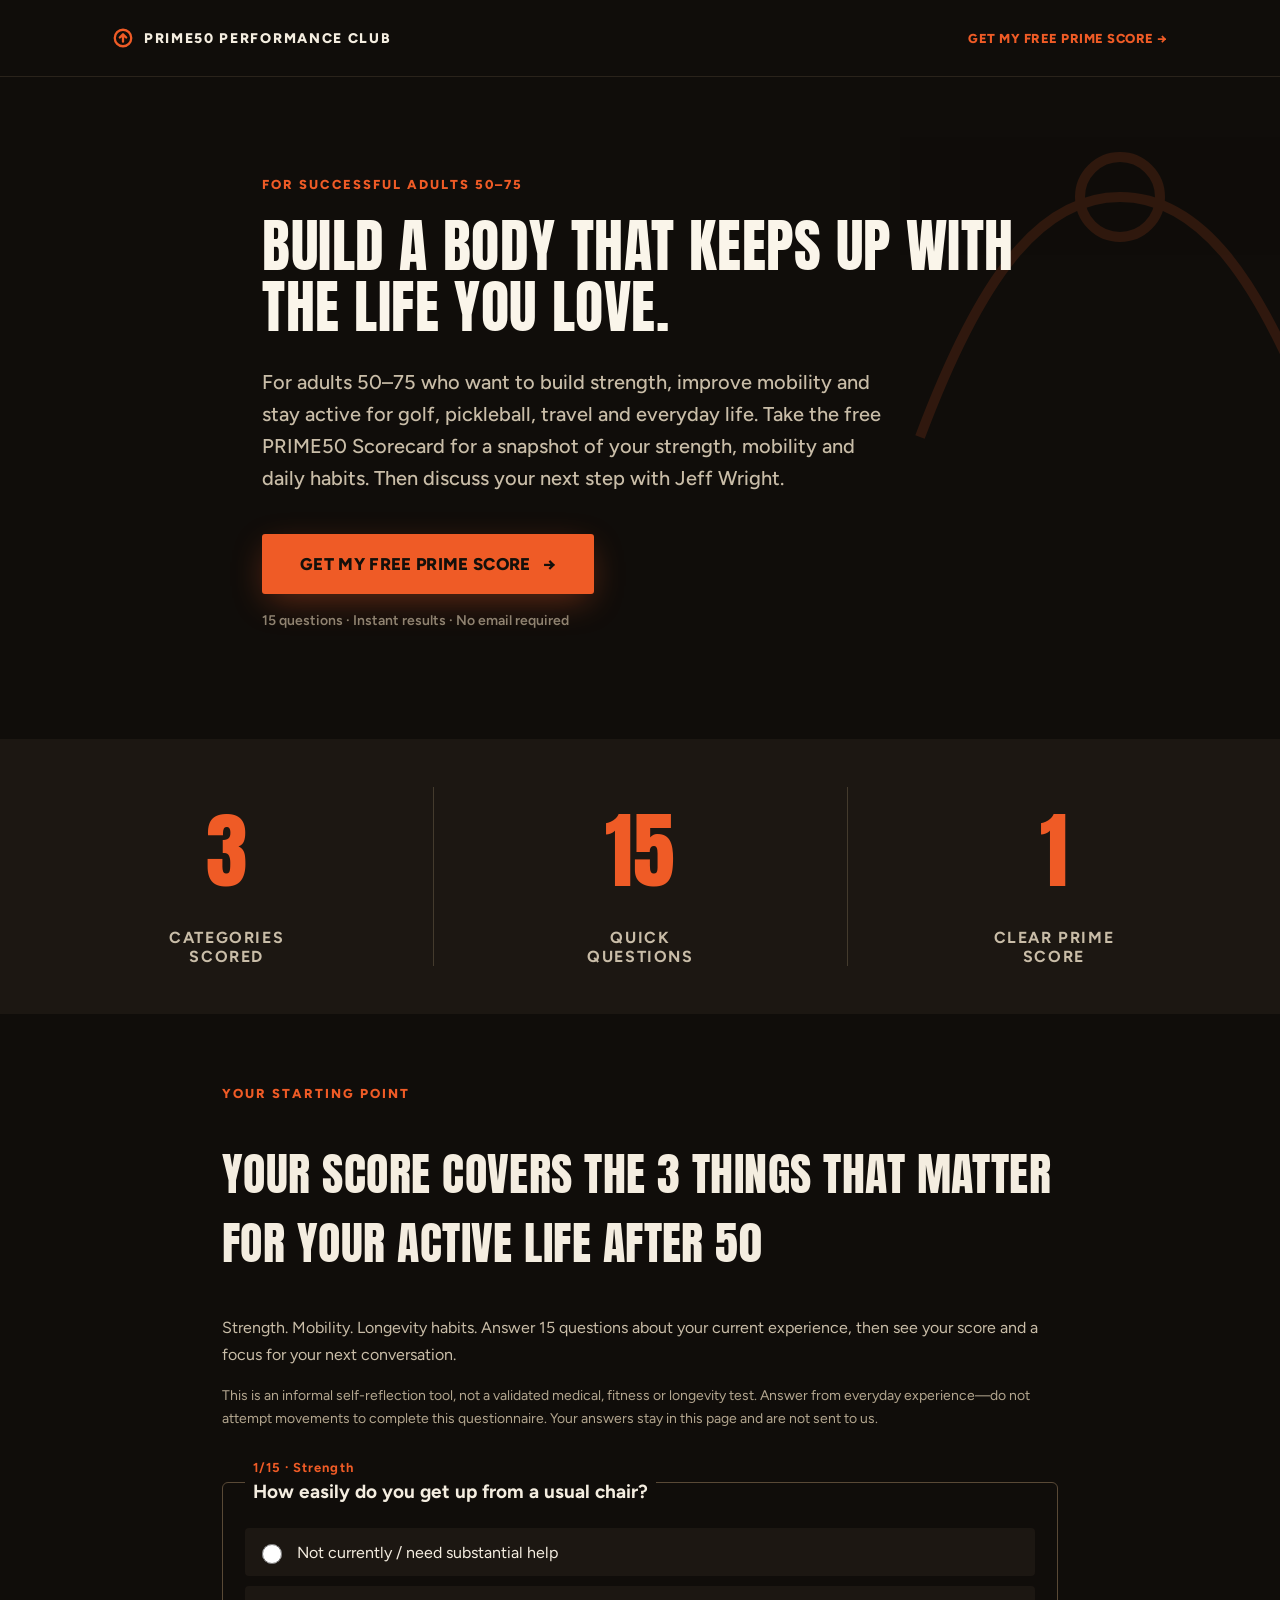
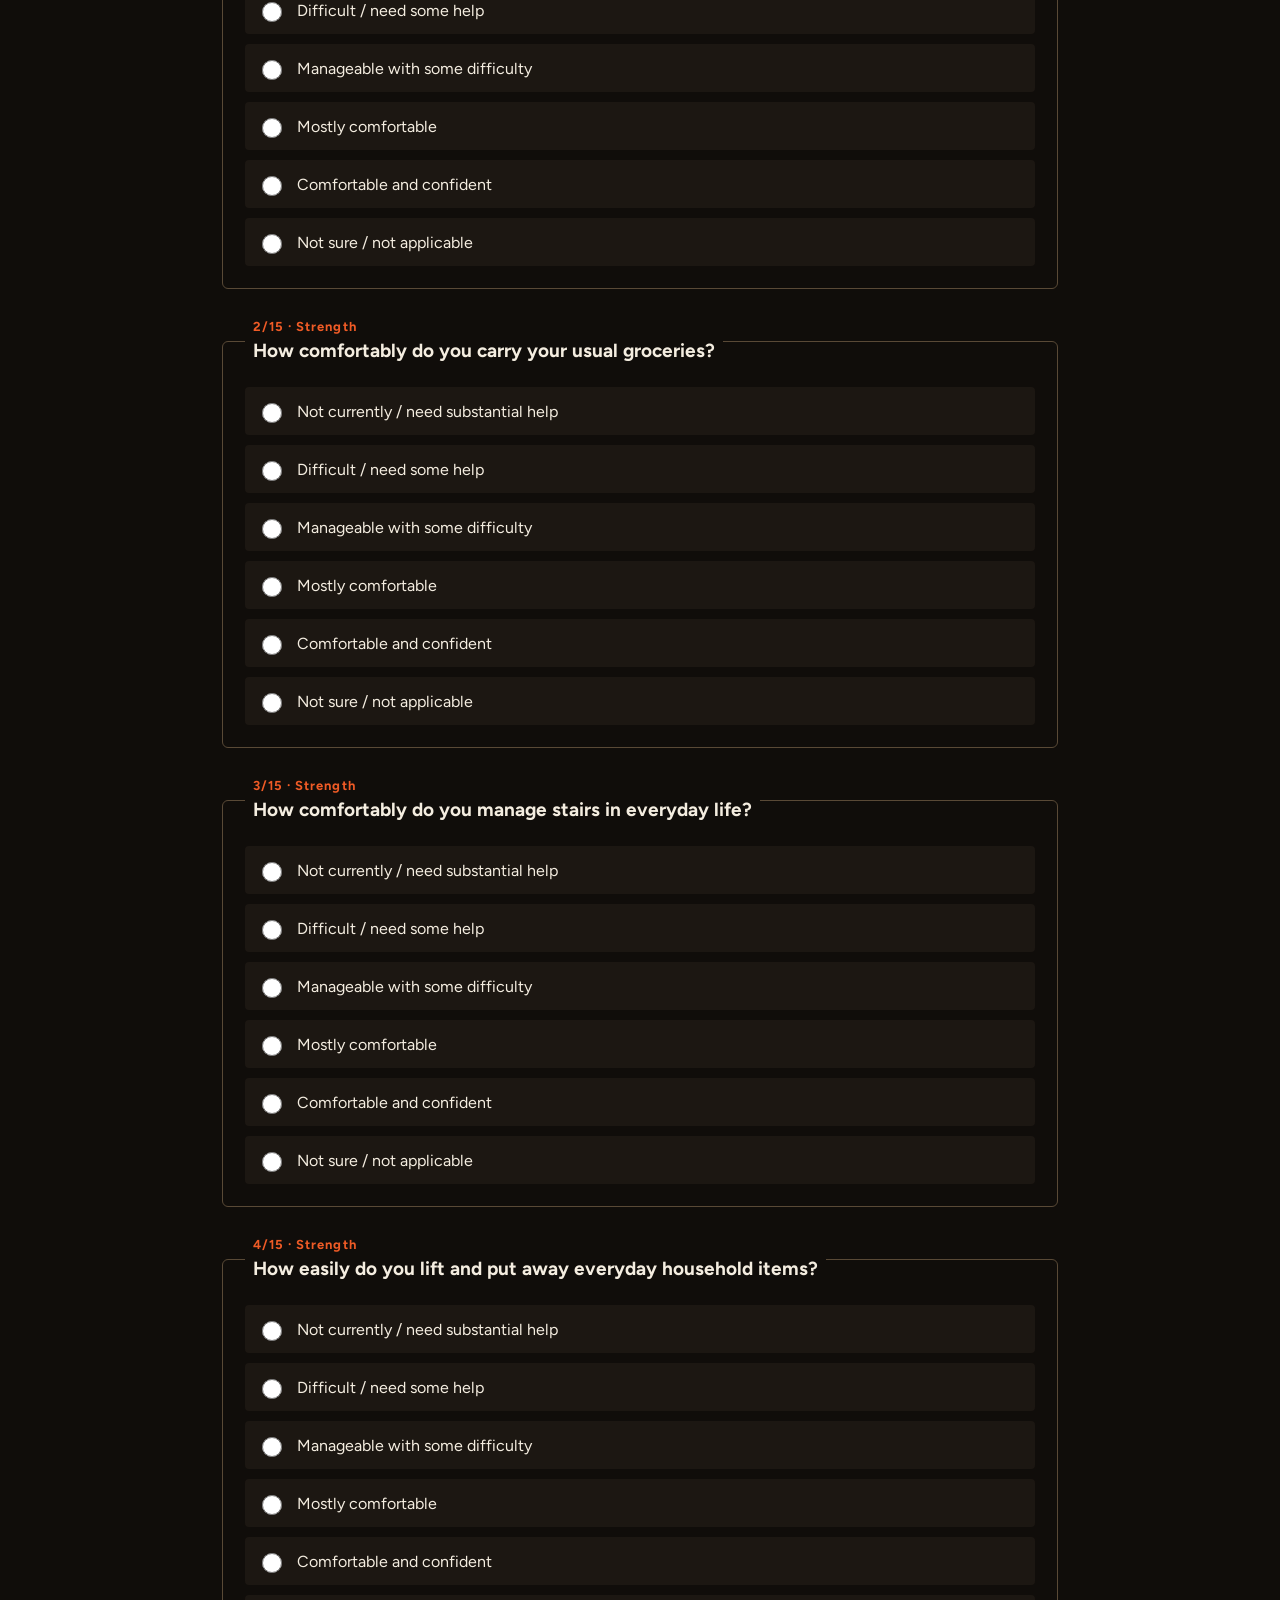
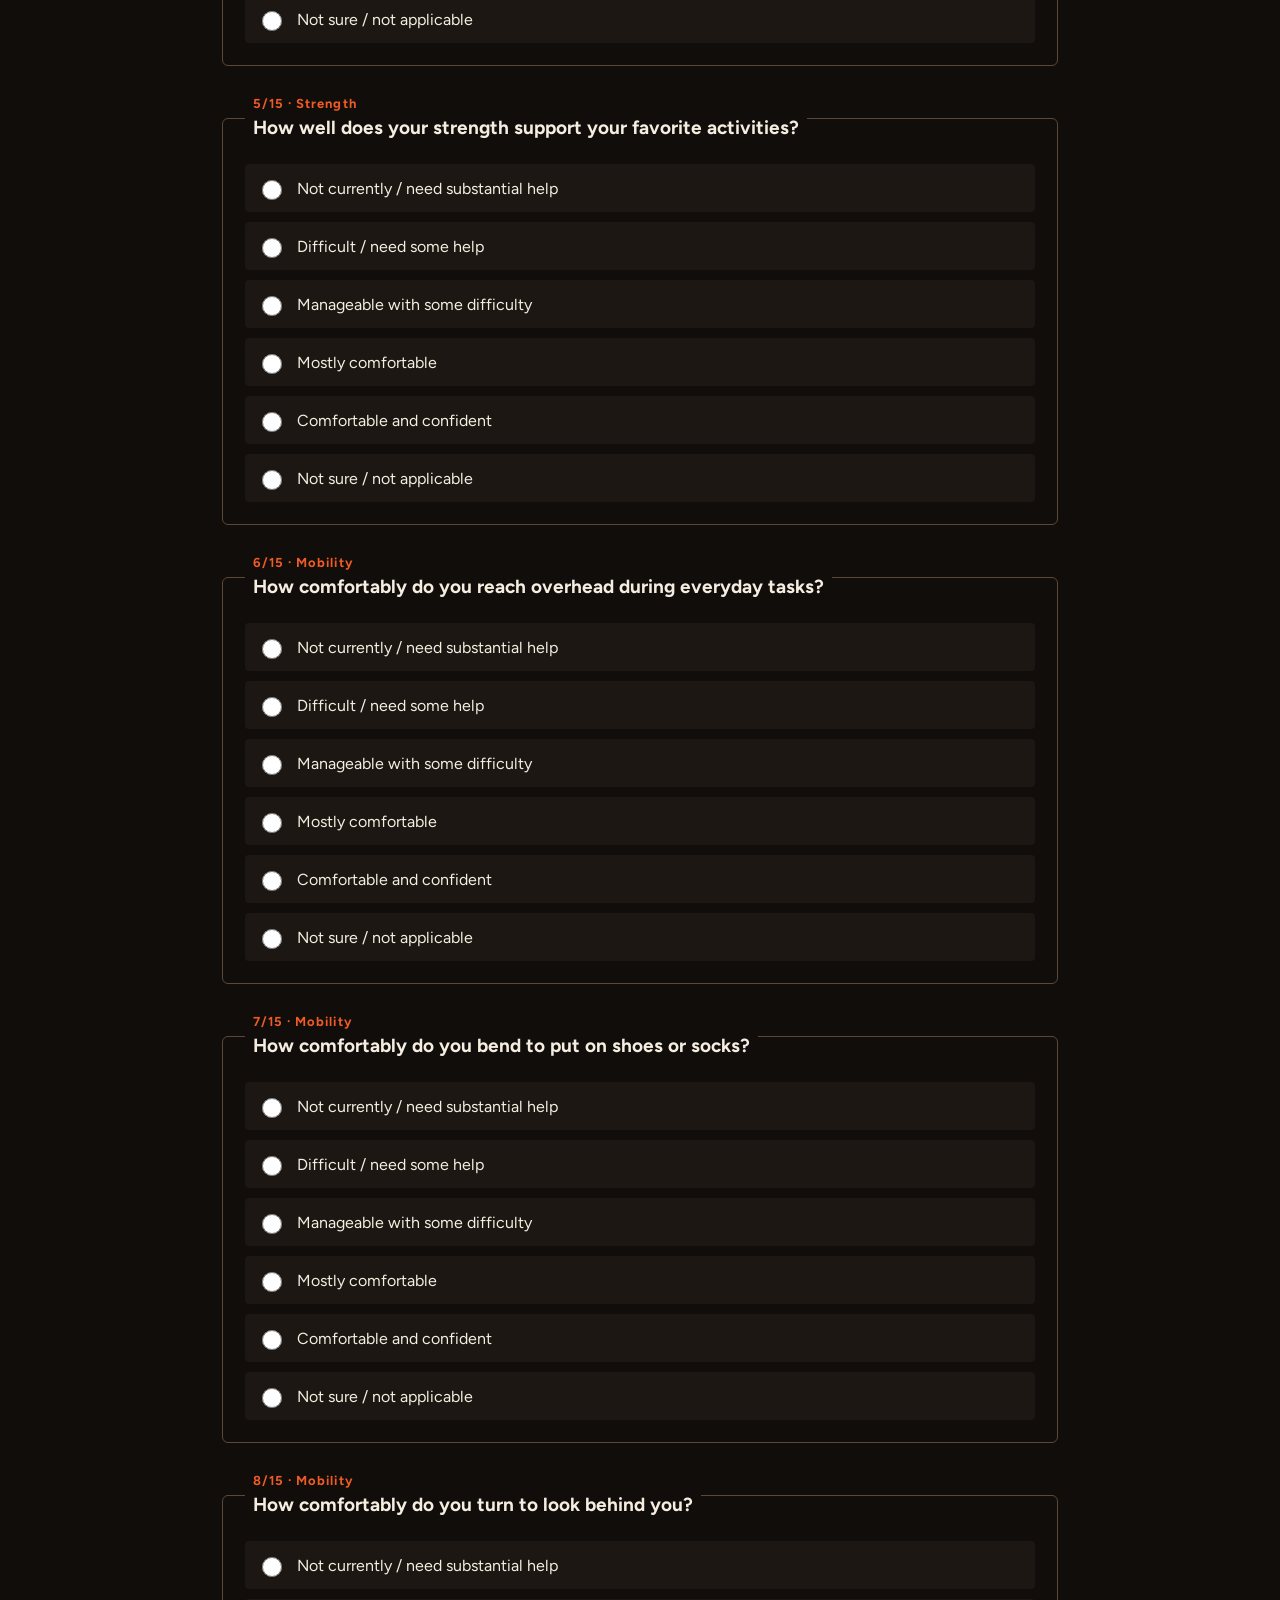
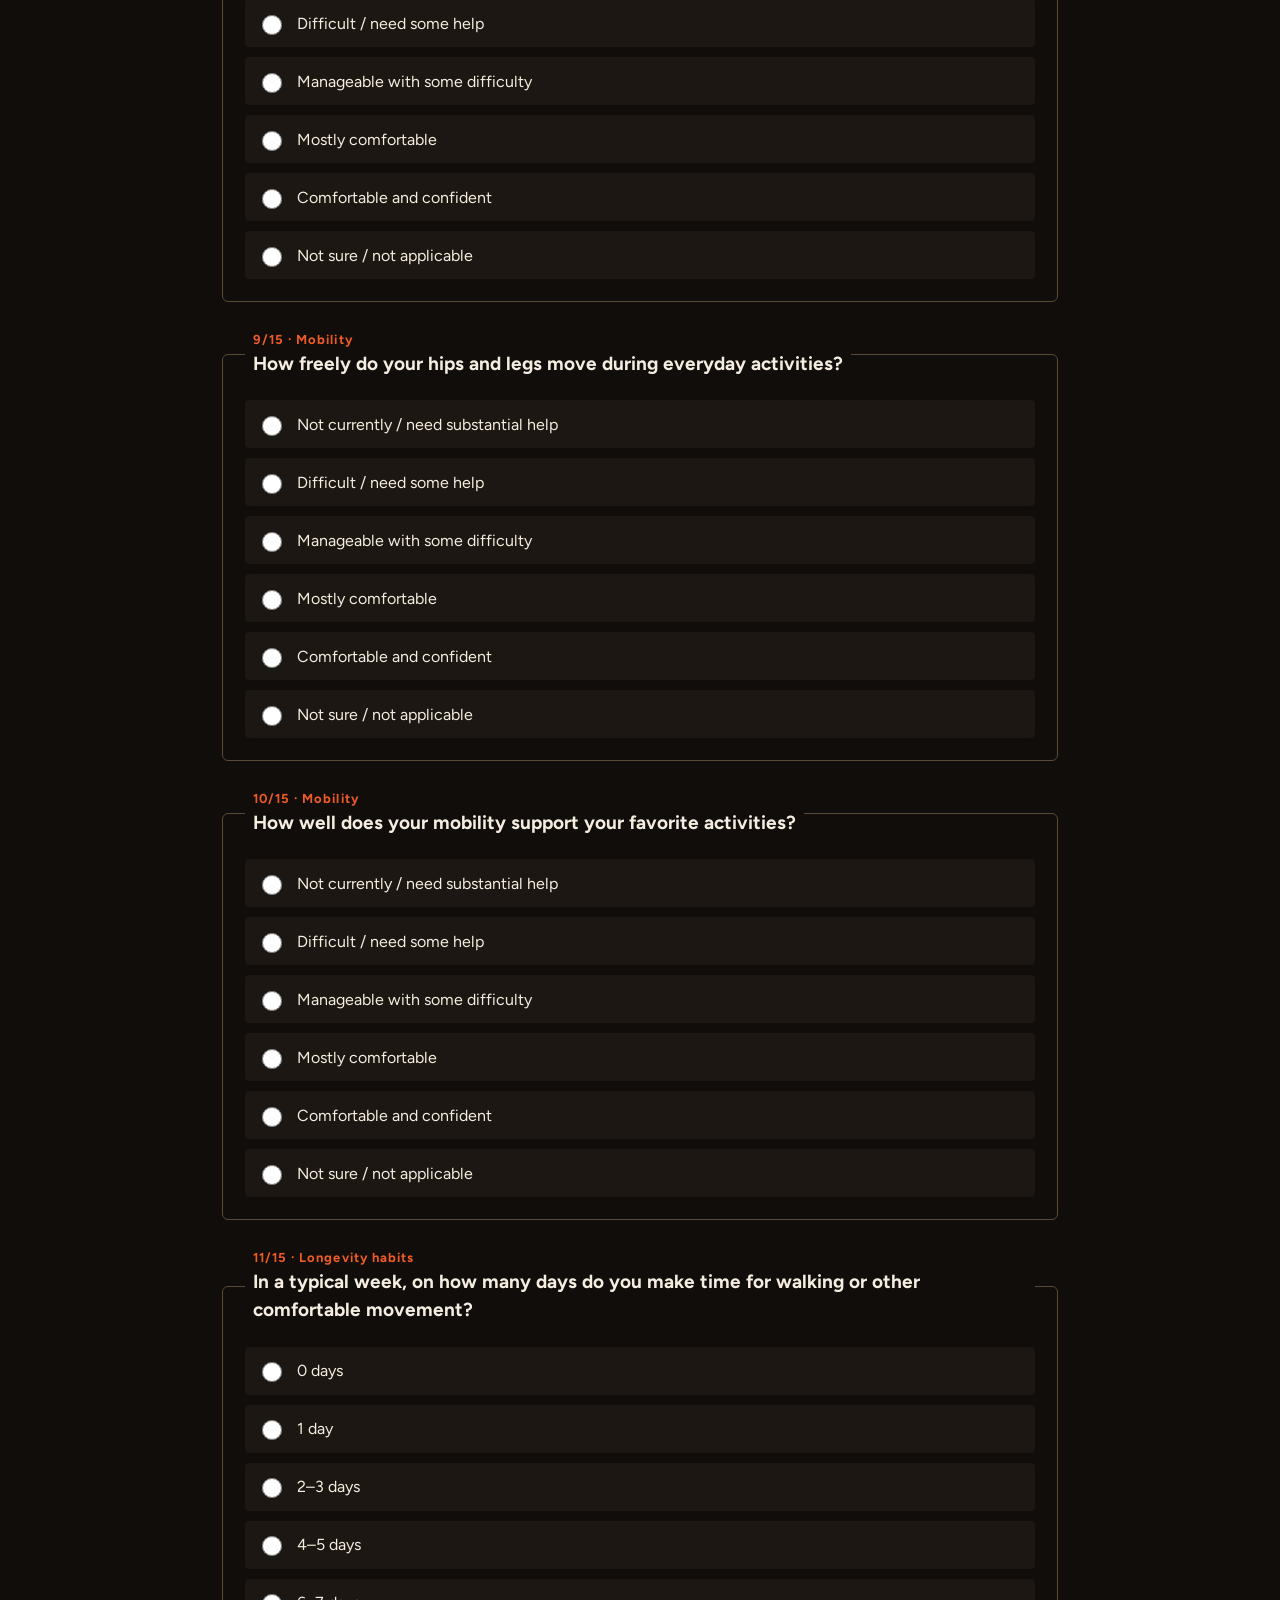
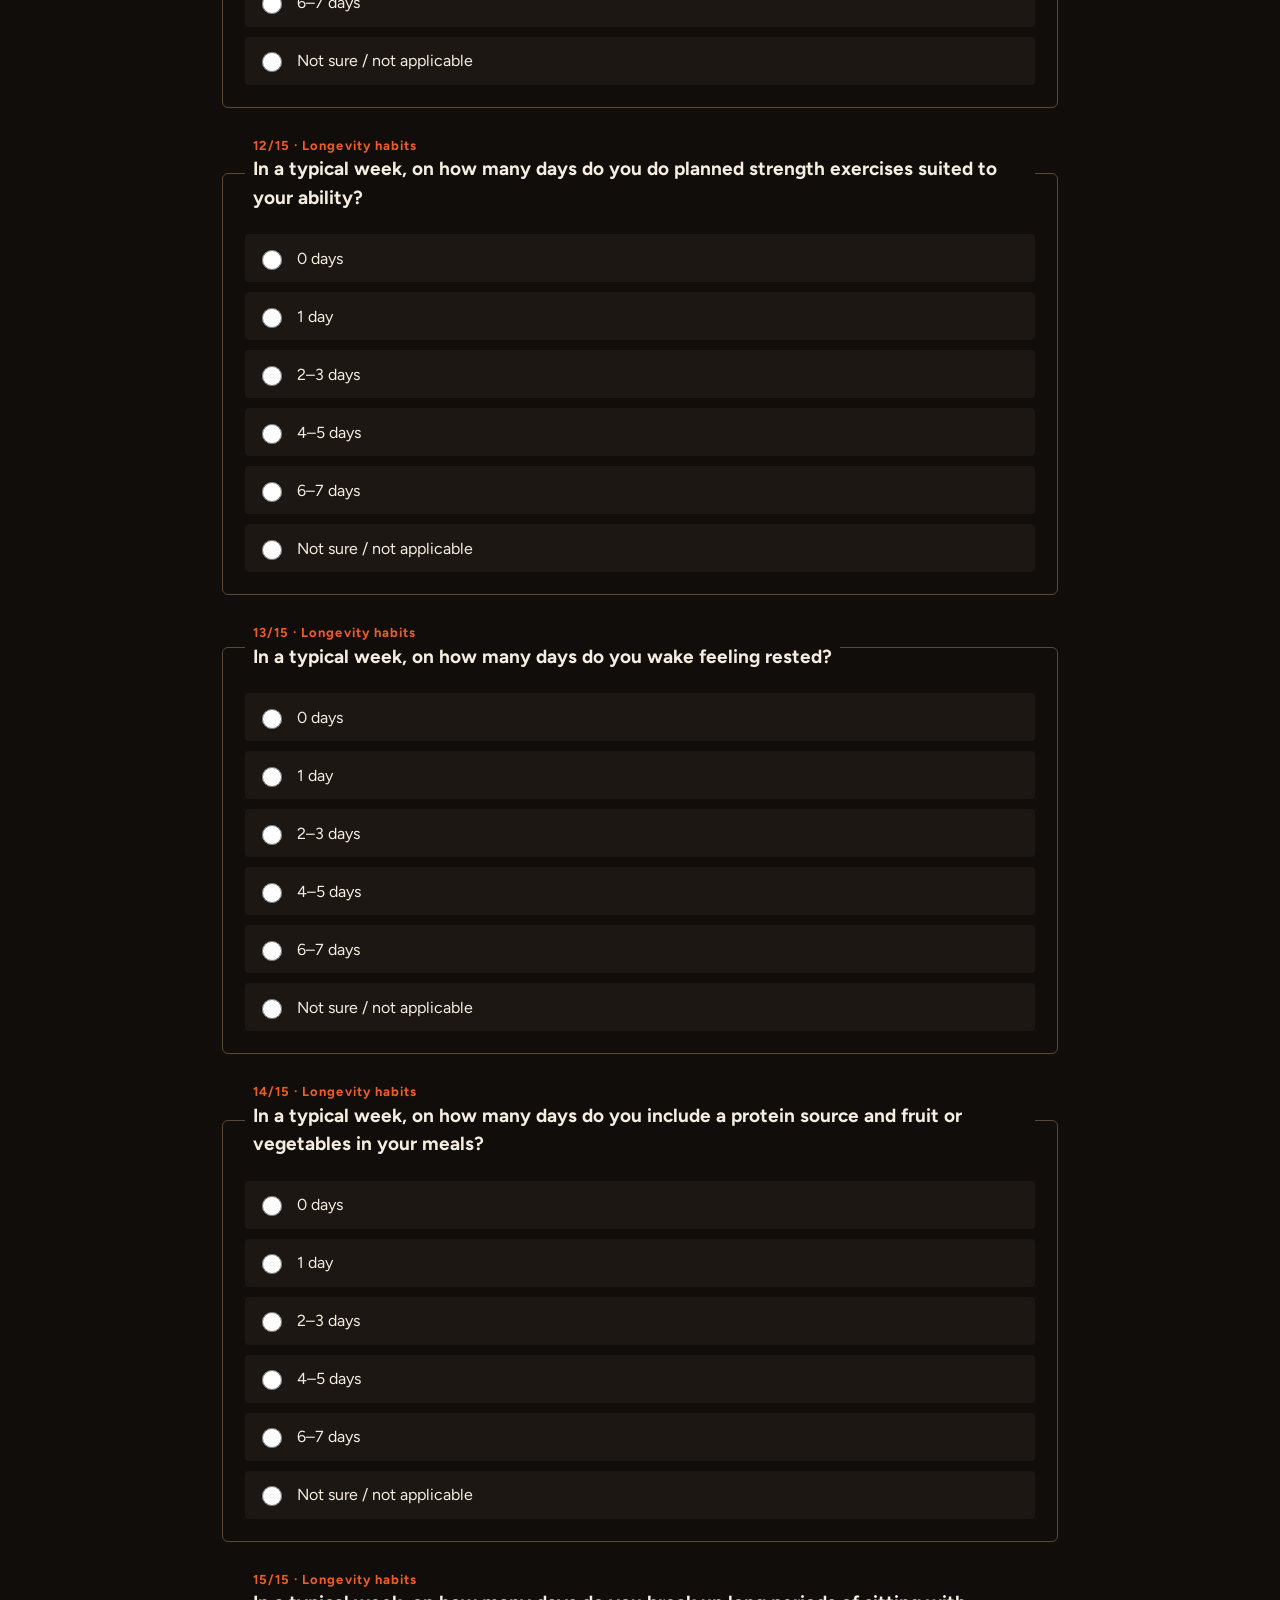
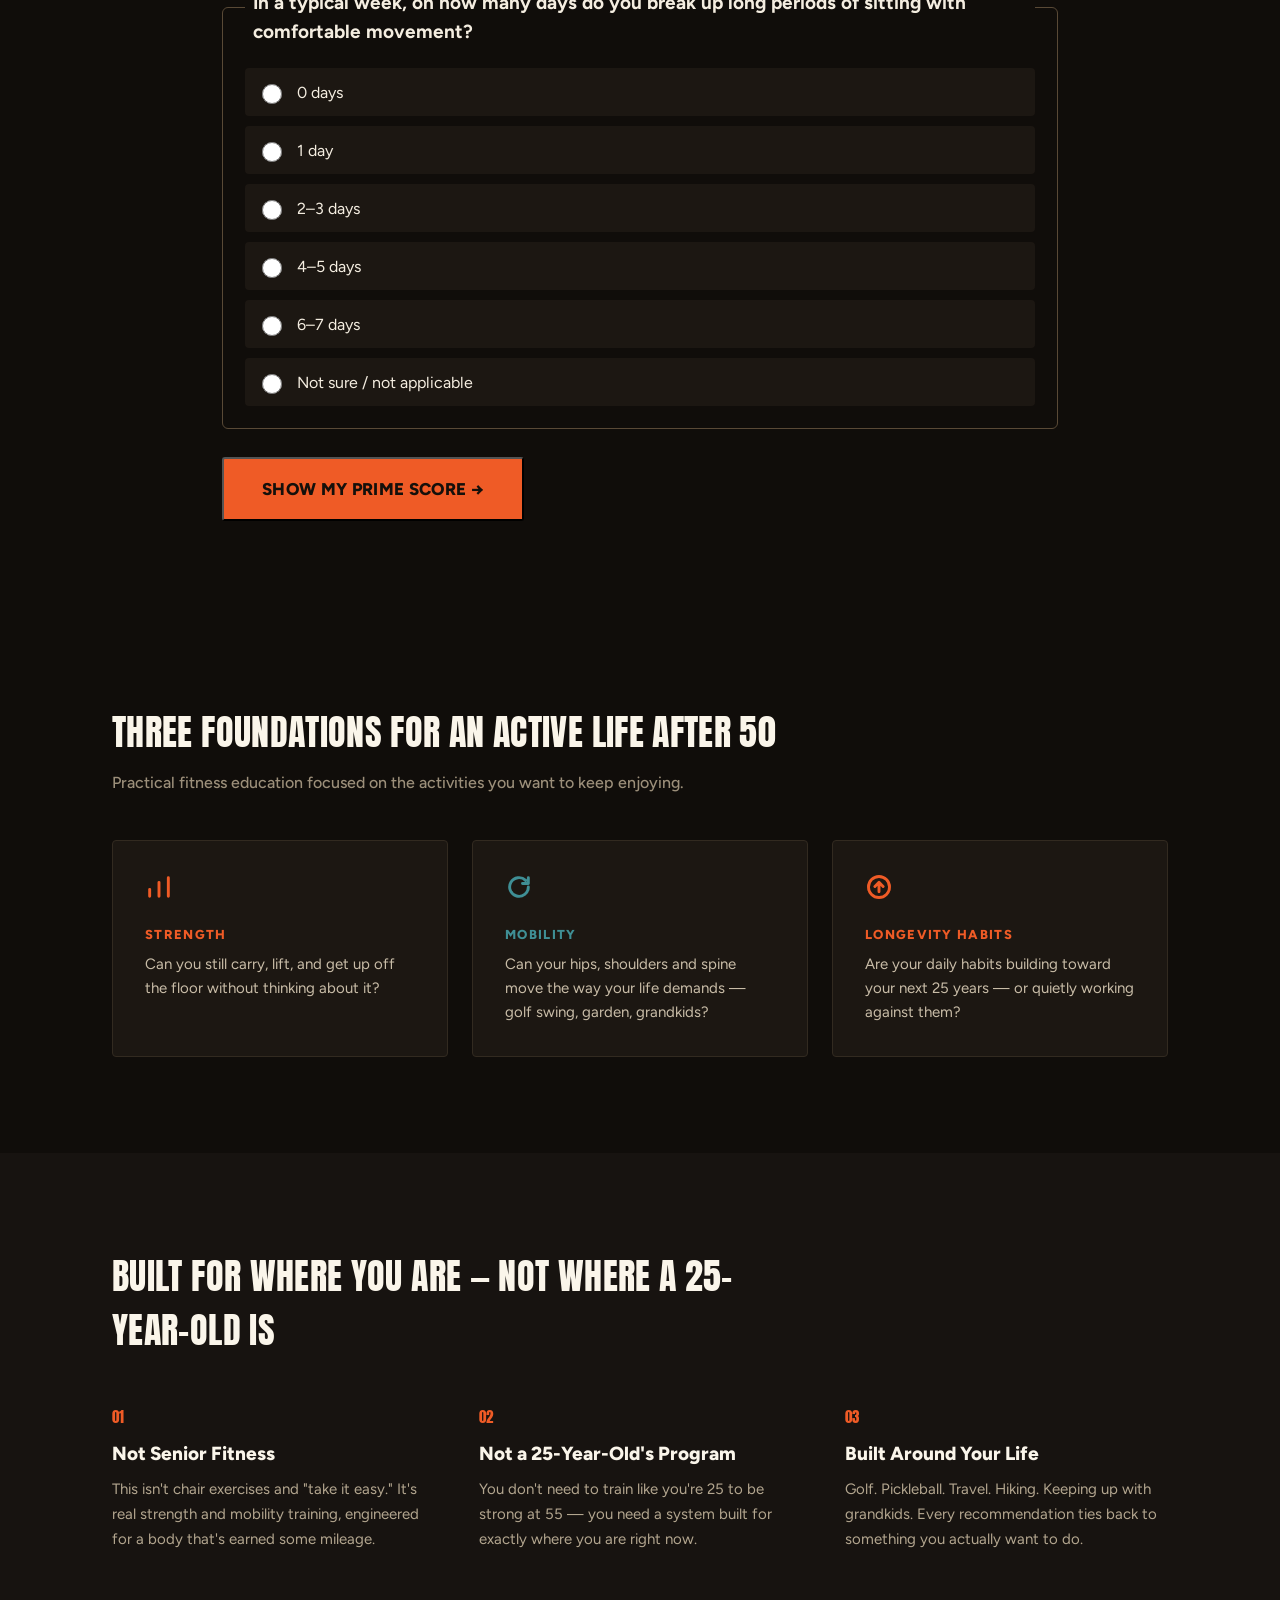
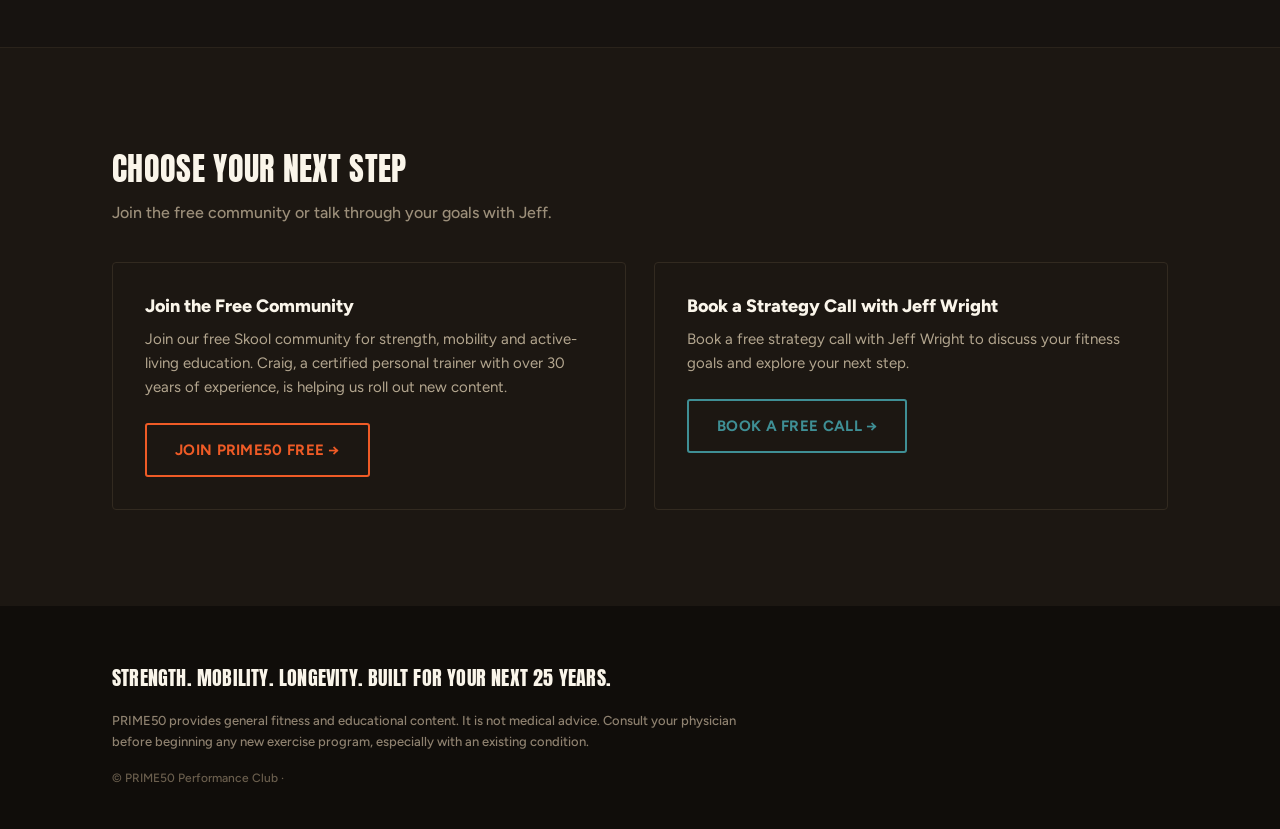
<file: index.html>
<!doctype html>
<html lang="en">
<head>
  <meta charset="utf-8"><meta name="viewport" content="width=device-width, initial-scale=1"><title>PRIME50 Scorecard | Your Strength, Mobility & Habits Report</title><meta name="description" content="Build strength, improve mobility and stay active after 50. Join PRIME50 free or book a strategy call with Jeff Wright.">

<meta property="og:type" content="website">
<meta property="og:site_name" content="PRIME50 Performance Club">
<meta property="og:title" content="PRIME50 | Over 50. Still in your prime.">
<meta property="og:description" content="Build functional strength, mobility and confidence for your next chapter. Discover Prime50 Performance Club for adults 50–75.">
<meta property="og:url" content="https://limitlesslifemedia.github.io/Prime50-Score-Report/">
<meta property="og:image" content="https://limitlesslifemedia.github.io/Prime50-Score-Report/app/assets/prime50-social-preview-v2.png">
<meta property="og:image:width" content="1734">
<meta property="og:image:height" content="907">
<meta property="og:image:type" content="image/png">
<meta property="og:image:alt" content="Over 50. Still in your prime. Prime50 Performance Club — strength, mobility and confidence.">
<meta name="twitter:card" content="summary_large_image">
<meta name="twitter:title" content="PRIME50 | Over 50. Still in your prime.">
<meta name="twitter:description" content="Strength. Mobility. Confidence. Build your next chapter with Prime50 Performance Club.">
<meta name="twitter:image" content="https://limitlesslifemedia.github.io/Prime50-Score-Report/app/assets/prime50-social-preview-v2.png">
<meta name="twitter:image:alt" content="Prime50 Performance Club: Over 50. Still in your prime.">
</head>
<body>


  <link rel="stylesheet" href="https://fonts.googleapis.com/css2?family=Anton&family=Figtree:wght@400;500;600;700;800&display=swap">
  <style>
    * { box-sizing: border-box; }
    html, body { margin: 0; padding: 0; background: #100d0a; }
    body {
      font-family: 'Figtree', system-ui, -apple-system, 'Segoe UI', sans-serif;
      color: #f4ede0;
      -webkit-font-smoothing: antialiased;
    }
    h1, h2, .display { font-family: 'Anton', 'Arial Narrow', sans-serif; font-weight: 400; text-transform: uppercase; letter-spacing: 0.01em; }
    a { text-decoration: none; }
    .container { max-width: 1120px; margin: 0 auto; padding: 0 32px; }
    .btn-primary {
      display: inline-flex; align-items: center; gap: 12px;
      padding: 20px 38px; border-radius: 3px; font-size: 17px; font-weight: 800;
      letter-spacing: 0.02em; text-transform: uppercase; color: #14100b; white-space: nowrap;
    }
    .btn-secondary {
      display: inline-flex; align-items: center; justify-content: center; gap: 10px;
      padding: 16px 28px; border-radius: 3px; font-size: 15px; font-weight: 700;
      text-transform: uppercase; letter-spacing: 0.02em;
      border-width: 2px; border-style: solid; background: transparent;
    }
    .card {
      background: #1c1712; border: 1px solid #322a20; border-radius: 4px; padding: 32px;
    }
    .eyebrow {
      font-size: 13px; font-weight: 800; letter-spacing: 0.16em; text-transform: uppercase;
    }
  a:focus-visible{outline:3px solid #fff;outline-offset:6px}.btn-primary:hover{filter:brightness(1.12)}
@media(max-width:760px){.container{padding-left:20px;padding-right:20px}h1{font-size:clamp(36px,9vw,58px)!important}h2{font-size:29px!important}.container[style*="display:grid"]{grid-template-columns:1fr!important;gap:20px!important}.btn-primary,.btn-secondary{white-space:normal;text-align:center;justify-content:center;max-width:100%;padding:17px 22px}.container[style*="height:76px"]{height:auto!important;min-height:76px;gap:15px;flex-wrap:wrap;padding-top:16px;padding-bottom:16px}.container[style*="height:76px"] a{font-size:11px}}
.score-stats{display:grid;grid-template-columns:repeat(3,1fr);padding:48px 20px;background:#1c1712;text-align:center}.score-stats>div+div{border-left:1px solid #443b2d}.score-stats strong{display:block;font:clamp(52px,9vw,84px) Anton,sans-serif;color:#ef5b26}.score-stats span{display:block;color:#c9bda8;text-transform:uppercase;letter-spacing:.1em;font-weight:700;margin-top:14px}.score-section{padding-top:72px;padding-bottom:72px;max-width:900px}.score-section h2{font-size:clamp(30px,5vw,46px)}.score-section p{line-height:1.65;color:#c9bda8}.score-note{font-size:14px;color:#b3a68f!important}fieldset{margin:28px 0;padding:22px;border:1px solid #594936;border-radius:6px;min-width:0}legend{font-size:19px;font-weight:700;padding:0 8px;line-height:1.5}legend span{display:block;color:#ef5b26;font-size:13px;letter-spacing:.08em}.answers{display:grid;gap:10px}.answers label{display:flex;gap:12px;align-items:center;min-height:48px;background:#1c1712;padding:12px;border-radius:4px;cursor:pointer}.answers label:has(input:checked){outline:2px solid #ef5b26}.answers input{accent-color:#ef5b26;width:20px;height:20px;flex-shrink:0}button{font-family:inherit;cursor:pointer}.score-section .btn-secondary{color:#f4ede0;border-color:#8f8270}button:focus-visible{outline:3px solid white;outline-offset:4px}#score-total{font-size:60px;color:#ef5b26}#category-results>p{padding:14px;background:#1c1712;border-left:3px solid #3f8f95}[hidden]{display:none!important}@media print{body{background:white!important;color:black!important}body>div>div{display:none!important}.score-stats,#prime-form,.score-section>.eyebrow,.score-section>h2,.score-section>p,#email-followup,#score-results a,#score-results button{display:none!important}.score-section{display:block!important}#score-results,#score-results p,#score-results h2{color:black!important}#category-results>p{background:white!important}}
</style>


<div style="width:100%; overflow:hidden; background:#100d0a;">

  <!-- TOP BAR -->
  <div style="border-bottom: 1px solid #2a231b;">
    <div class="container" style="display:flex; align-items:center; justify-content:space-between; height:76px;">
      <div style="display:flex; align-items:center; gap:10px;">
        <svg width="22" height="22" viewBox="0 0 24 24" fill="none" stroke="#ef5b26" stroke-width="2.5" stroke-linecap="round" stroke-linejoin="round"><circle cx="12" cy="12" r="9"/><path d="M12 16V8M8.5 11.5 12 8l3.5 3.5"/></svg>
        <span style="font-size:14px; font-weight:800; letter-spacing:0.12em;">PRIME50 PERFORMANCE CLUB</span>
      </div>
      <a href="#scorecard" style="font-size:13px; font-weight:800; letter-spacing:0.04em; text-transform:uppercase; color:#ef5b26;">Get My Free PRIME Score →</a>
    </div>
  </div>

  <!-- HERO -->
  <div style="position:relative; padding:100px 0 0; clip-path: polygon(0 0, 100% 0, 100% 92%, 0 100%);">
    <svg style="position:absolute; top:0; right:-80px; opacity:0.14;" width="480" height="480" viewBox="0 0 24 24" fill="none" stroke="#ef5b26" stroke-width="0.5"><path d="M2 18c3-8 6-12 10-12s7 4 10 12"/><circle cx="12" cy="6" r="2"/></svg>
    <div class="container" style="position:relative; max-width:820px; padding-bottom:110px;">
      <div class="eyebrow" style="color:#ef5b26; margin-bottom:24px;">For Successful Adults 50&ndash;75</div>
      <h1 style="font-size:58px; line-height:1.05; margin:0 0 28px; color:#faf5ea;">Build a Body That Keeps Up With the Life You Love.</h1>
      <p style="font-size:20px; line-height:1.6; color:#c9bda8; margin:0 0 40px; max-width:620px; font-weight:500;">For adults 50–75 who want to build strength, improve mobility and stay active for golf, pickleball, travel and everyday life. Take the free PRIME50 Scorecard for a snapshot of your strength, mobility and daily habits. Then discuss your next step with Jeff Wright.</p>
      <a class="btn-primary" href="#scorecard" style="background:#ef5b26; box-shadow: 0 10px 34px -6px #ef5b2666;">Get My Free PRIME Score <span>&rarr;</span></a>
      <div style="font-size:14px; color:#8f8270; margin-top:18px; font-weight:600;">15 questions &middot; Instant results &middot; No email required</div>
    </div>
  </div>

  
<section class="score-stats" aria-label="Scorecard at a glance"><div><strong>3</strong><span>Categories<br>scored</span></div><div><strong>15</strong><span>Quick<br>questions</span></div><div><strong>1</strong><span>Clear PRIME<br>score</span></div></section>
<section id="scorecard" class="container score-section"><div class="eyebrow" style="color:#ef5b26">Your starting point</div><h2>Your score covers the 3 things that matter for your active life after 50</h2><p>Strength. Mobility. Longevity habits. Answer 15 questions about your current experience, then see your score and a focus for your next conversation.</p><p class="score-note">This is an informal self-reflection tool, not a validated medical, fitness or longevity test. Answer from everyday experience—do not attempt movements to complete this questionnaire. Your answers stay in this page and are not sent to us.</p><form id="prime-form"><fieldset><legend><span>1/15 · Strength</span>How easily do you get up from a usual chair?</legend><div class="answers"><label><input type="radio" name="q0" value="0" required> Not currently / need substantial help</label><label><input type="radio" name="q0" value="1" required> Difficult / need some help</label><label><input type="radio" name="q0" value="2" required> Manageable with some difficulty</label><label><input type="radio" name="q0" value="3" required> Mostly comfortable</label><label><input type="radio" name="q0" value="4" required> Comfortable and confident</label><label><input type="radio" name="q0" value="unsure" required> Not sure / not applicable</label></div></fieldset><fieldset><legend><span>2/15 · Strength</span>How comfortably do you carry your usual groceries?</legend><div class="answers"><label><input type="radio" name="q1" value="0" required> Not currently / need substantial help</label><label><input type="radio" name="q1" value="1" required> Difficult / need some help</label><label><input type="radio" name="q1" value="2" required> Manageable with some difficulty</label><label><input type="radio" name="q1" value="3" required> Mostly comfortable</label><label><input type="radio" name="q1" value="4" required> Comfortable and confident</label><label><input type="radio" name="q1" value="unsure" required> Not sure / not applicable</label></div></fieldset><fieldset><legend><span>3/15 · Strength</span>How comfortably do you manage stairs in everyday life?</legend><div class="answers"><label><input type="radio" name="q2" value="0" required> Not currently / need substantial help</label><label><input type="radio" name="q2" value="1" required> Difficult / need some help</label><label><input type="radio" name="q2" value="2" required> Manageable with some difficulty</label><label><input type="radio" name="q2" value="3" required> Mostly comfortable</label><label><input type="radio" name="q2" value="4" required> Comfortable and confident</label><label><input type="radio" name="q2" value="unsure" required> Not sure / not applicable</label></div></fieldset><fieldset><legend><span>4/15 · Strength</span>How easily do you lift and put away everyday household items?</legend><div class="answers"><label><input type="radio" name="q3" value="0" required> Not currently / need substantial help</label><label><input type="radio" name="q3" value="1" required> Difficult / need some help</label><label><input type="radio" name="q3" value="2" required> Manageable with some difficulty</label><label><input type="radio" name="q3" value="3" required> Mostly comfortable</label><label><input type="radio" name="q3" value="4" required> Comfortable and confident</label><label><input type="radio" name="q3" value="unsure" required> Not sure / not applicable</label></div></fieldset><fieldset><legend><span>5/15 · Strength</span>How well does your strength support your favorite activities?</legend><div class="answers"><label><input type="radio" name="q4" value="0" required> Not currently / need substantial help</label><label><input type="radio" name="q4" value="1" required> Difficult / need some help</label><label><input type="radio" name="q4" value="2" required> Manageable with some difficulty</label><label><input type="radio" name="q4" value="3" required> Mostly comfortable</label><label><input type="radio" name="q4" value="4" required> Comfortable and confident</label><label><input type="radio" name="q4" value="unsure" required> Not sure / not applicable</label></div></fieldset><fieldset><legend><span>6/15 · Mobility</span>How comfortably do you reach overhead during everyday tasks?</legend><div class="answers"><label><input type="radio" name="q5" value="0" required> Not currently / need substantial help</label><label><input type="radio" name="q5" value="1" required> Difficult / need some help</label><label><input type="radio" name="q5" value="2" required> Manageable with some difficulty</label><label><input type="radio" name="q5" value="3" required> Mostly comfortable</label><label><input type="radio" name="q5" value="4" required> Comfortable and confident</label><label><input type="radio" name="q5" value="unsure" required> Not sure / not applicable</label></div></fieldset><fieldset><legend><span>7/15 · Mobility</span>How comfortably do you bend to put on shoes or socks?</legend><div class="answers"><label><input type="radio" name="q6" value="0" required> Not currently / need substantial help</label><label><input type="radio" name="q6" value="1" required> Difficult / need some help</label><label><input type="radio" name="q6" value="2" required> Manageable with some difficulty</label><label><input type="radio" name="q6" value="3" required> Mostly comfortable</label><label><input type="radio" name="q6" value="4" required> Comfortable and confident</label><label><input type="radio" name="q6" value="unsure" required> Not sure / not applicable</label></div></fieldset><fieldset><legend><span>8/15 · Mobility</span>How comfortably do you turn to look behind you?</legend><div class="answers"><label><input type="radio" name="q7" value="0" required> Not currently / need substantial help</label><label><input type="radio" name="q7" value="1" required> Difficult / need some help</label><label><input type="radio" name="q7" value="2" required> Manageable with some difficulty</label><label><input type="radio" name="q7" value="3" required> Mostly comfortable</label><label><input type="radio" name="q7" value="4" required> Comfortable and confident</label><label><input type="radio" name="q7" value="unsure" required> Not sure / not applicable</label></div></fieldset><fieldset><legend><span>9/15 · Mobility</span>How freely do your hips and legs move during everyday activities?</legend><div class="answers"><label><input type="radio" name="q8" value="0" required> Not currently / need substantial help</label><label><input type="radio" name="q8" value="1" required> Difficult / need some help</label><label><input type="radio" name="q8" value="2" required> Manageable with some difficulty</label><label><input type="radio" name="q8" value="3" required> Mostly comfortable</label><label><input type="radio" name="q8" value="4" required> Comfortable and confident</label><label><input type="radio" name="q8" value="unsure" required> Not sure / not applicable</label></div></fieldset><fieldset><legend><span>10/15 · Mobility</span>How well does your mobility support your favorite activities?</legend><div class="answers"><label><input type="radio" name="q9" value="0" required> Not currently / need substantial help</label><label><input type="radio" name="q9" value="1" required> Difficult / need some help</label><label><input type="radio" name="q9" value="2" required> Manageable with some difficulty</label><label><input type="radio" name="q9" value="3" required> Mostly comfortable</label><label><input type="radio" name="q9" value="4" required> Comfortable and confident</label><label><input type="radio" name="q9" value="unsure" required> Not sure / not applicable</label></div></fieldset><fieldset><legend><span>11/15 · Longevity habits</span>In a typical week, on how many days do you make time for walking or other comfortable movement?</legend><div class="answers"><label><input type="radio" name="q10" value="0" required> 0 days</label><label><input type="radio" name="q10" value="1" required> 1 day</label><label><input type="radio" name="q10" value="2" required> 2–3 days</label><label><input type="radio" name="q10" value="3" required> 4–5 days</label><label><input type="radio" name="q10" value="4" required> 6–7 days</label><label><input type="radio" name="q10" value="unsure" required> Not sure / not applicable</label></div></fieldset><fieldset><legend><span>12/15 · Longevity habits</span>In a typical week, on how many days do you do planned strength exercises suited to your ability?</legend><div class="answers"><label><input type="radio" name="q11" value="0" required> 0 days</label><label><input type="radio" name="q11" value="1" required> 1 day</label><label><input type="radio" name="q11" value="2" required> 2–3 days</label><label><input type="radio" name="q11" value="3" required> 4–5 days</label><label><input type="radio" name="q11" value="4" required> 6–7 days</label><label><input type="radio" name="q11" value="unsure" required> Not sure / not applicable</label></div></fieldset><fieldset><legend><span>13/15 · Longevity habits</span>In a typical week, on how many days do you wake feeling rested?</legend><div class="answers"><label><input type="radio" name="q12" value="0" required> 0 days</label><label><input type="radio" name="q12" value="1" required> 1 day</label><label><input type="radio" name="q12" value="2" required> 2–3 days</label><label><input type="radio" name="q12" value="3" required> 4–5 days</label><label><input type="radio" name="q12" value="4" required> 6–7 days</label><label><input type="radio" name="q12" value="unsure" required> Not sure / not applicable</label></div></fieldset><fieldset><legend><span>14/15 · Longevity habits</span>In a typical week, on how many days do you include a protein source and fruit or vegetables in your meals?</legend><div class="answers"><label><input type="radio" name="q13" value="0" required> 0 days</label><label><input type="radio" name="q13" value="1" required> 1 day</label><label><input type="radio" name="q13" value="2" required> 2–3 days</label><label><input type="radio" name="q13" value="3" required> 4–5 days</label><label><input type="radio" name="q13" value="4" required> 6–7 days</label><label><input type="radio" name="q13" value="unsure" required> Not sure / not applicable</label></div></fieldset><fieldset><legend><span>15/15 · Longevity habits</span>In a typical week, on how many days do you break up long periods of sitting with comfortable movement?</legend><div class="answers"><label><input type="radio" name="q14" value="0" required> 0 days</label><label><input type="radio" name="q14" value="1" required> 1 day</label><label><input type="radio" name="q14" value="2" required> 2–3 days</label><label><input type="radio" name="q14" value="3" required> 4–5 days</label><label><input type="radio" name="q14" value="4" required> 6–7 days</label><label><input type="radio" name="q14" value="unsure" required> Not sure / not applicable</label></div></fieldset><button class="btn-primary" type="submit">Show My PRIME Score →</button><p id="score-error" role="alert"></p></form>
<section id="score-results" hidden aria-labelledby="result-title" tabindex="-1"><h2 id="result-title">Your PRIME50 report</h2><div id="score-total" class="display"></div><p id="score-summary"></p><div id="category-results"></div><p class="score-note">Each answered item contributes 0–4 points, with equal weighting. A complete total is points ÷ 60 × 100; each complete category is points ÷ 20 × 100. Higher reflects greater reported ease or consistency, not biological age or a diagnosis. Habit scores are reflection prompts, not recommended training frequencies. “Not sure” answers are never treated as zero.</p><h3>Your next step</h3><p id="next-step"></p><a class="btn-primary" style="background:#ef5b26" href="https://meetings-na2.hubspot.com/jeff41?uuid=bf0c4828-f60f-4013-8f73-e1469f38b978">Book a Free 15-Minute Call with Jeff →</a><div style="margin-top:24px"><button type="button" id="print-report" class="btn-secondary">Save / Print My Report</button> <button type="button" id="edit-answers" class="btn-secondary">Review My Answers</button></div><div id="email-followup" class="card" style="margin-top:28px" hidden><h3>Keep your momentum going</h3><p>Sign up for PRIME50 tips and invitations to book a strategy call with Jeff Wright. The signup page explains the emails and unsubscribe options. Your quiz answers are not transferred.</p><a id="mailer-signup" class="btn-primary" style="background:#ef5b26">Get PRIME50 Emails →</a></div></section><noscript>Please enable JavaScript to calculate your score. You can still use the booking and community links below.</noscript></section>
<!-- SCORE CATEGORIES -->
  <div style="padding:96px 0;">
    <div class="container">
      <h2 style="font-size:36px; margin:0 0 14px; max-width:680px; color:#faf5ea;">Three Foundations for an Active Life After 50</h2>
      <p style="font-size:16px; color:#9c8f7a; margin:0 0 48px; font-weight:500;">Practical fitness education focused on the activities you want to keep enjoying.</p>
      <div style="display:grid; grid-template-columns:repeat(3, minmax(0, 1fr)); gap:24px;">
        <div class="card">
          <svg width="28" height="28" viewBox="0 0 24 24" fill="none" stroke="#ef5b26" stroke-width="2.5" stroke-linecap="round" stroke-linejoin="round"><path d="M4 20V14M12 20V8M20 20V4"/></svg>
          <div style="font-size:13px; font-weight:800; letter-spacing:0.1em; text-transform:uppercase; color:#ef5b26; margin:22px 0 10px;">Strength</div>
          <p style="font-size:15px; line-height:1.6; color:#c9bda8; margin:0;">Can you still carry, lift, and get up off the floor without thinking about it?</p>
        </div>
        <div class="card">
          <svg width="28" height="28" viewBox="0 0 24 24" fill="none" stroke="#3f8f95" stroke-width="2.5" stroke-linecap="round" stroke-linejoin="round"><path d="M20 12a8 8 0 1 1-2.34-5.66M20 4v5h-5"/></svg>
          <div style="font-size:13px; font-weight:800; letter-spacing:0.1em; text-transform:uppercase; color:#3f8f95; margin:22px 0 10px;">Mobility</div>
          <p style="font-size:15px; line-height:1.6; color:#c9bda8; margin:0;">Can your hips, shoulders and spine move the way your life demands &mdash; golf swing, garden, grandkids?</p>
        </div>
        <div class="card">
          <svg width="28" height="28" viewBox="0 0 24 24" fill="none" stroke="#ef5b26" stroke-width="2.5" stroke-linecap="round" stroke-linejoin="round"><circle cx="12" cy="12" r="9"/><path d="M12 16V8M8.5 11.5 12 8l3.5 3.5"/></svg>
          <div style="font-size:13px; font-weight:800; letter-spacing:0.1em; text-transform:uppercase; color:#ef5b26; margin:22px 0 10px;">Longevity Habits</div>
          <p style="font-size:15px; line-height:1.6; color:#c9bda8; margin:0;">Are your daily habits building toward your next 25 years &mdash; or quietly working against them?</p>
        </div>
      </div>
    </div>
  </div>

  <!-- WHY DIFFERENT -->
  <div style="background:#171310; padding:96px 0;">
    <div class="container">
      <h2 style="font-size:36px; margin:0 0 48px; max-width:680px; color:#faf5ea;">Built for Where You Are &mdash; Not Where a 25-Year-Old Is</h2>
      <div style="display:grid; grid-template-columns:repeat(3, minmax(0, 1fr)); gap:44px;">
        <div>
          <div class="display" style="font-size:15px; color:#ef5b26; margin-bottom:14px;">01</div>
          <div style="font-size:19px; font-weight:800; margin-bottom:12px; color:#faf5ea;">Not Senior Fitness</div>
          <p style="font-size:15px; line-height:1.65; color:#b3a68f; margin:0;">This isn't chair exercises and "take it easy." It's real strength and mobility training, engineered for a body that's earned some mileage.</p>
        </div>
        <div>
          <div class="display" style="font-size:15px; color:#ef5b26; margin-bottom:14px;">02</div>
          <div style="font-size:19px; font-weight:800; margin-bottom:12px; color:#faf5ea;">Not a 25-Year-Old's Program</div>
          <p style="font-size:15px; line-height:1.65; color:#b3a68f; margin:0;">You don't need to train like you're 25 to be strong at 55 &mdash; you need a system built for exactly where you are right now.</p>
        </div>
        <div>
          <div class="display" style="font-size:15px; color:#ef5b26; margin-bottom:14px;">03</div>
          <div style="font-size:19px; font-weight:800; margin-bottom:12px; color:#faf5ea;">Built Around Your Life</div>
          <p style="font-size:15px; line-height:1.65; color:#b3a68f; margin:0;">Golf. Pickleball. Travel. Hiking. Keeping up with grandkids. Every recommendation ties back to something you actually want to do.</p>
        </div>
      </div>
    </div>
  </div>

  <!-- SECONDARY PATHS -->
  <div style="background:#1c1712; border-top:1px solid #2a231b; padding:96px 0;">
    <div class="container">
      <h2 style="font-size:32px; margin:0 0 10px; color:#faf5ea;">Choose Your Next Step</h2>
      <p style="font-size:16px; color:#9c8f7a; margin:0 0 40px; font-weight:500;">Join the free community or talk through your goals with Jeff.</p>
      <div style="display:grid; grid-template-columns:repeat(2, minmax(0, 1fr)); gap:28px;">
        <div class="card">
          <div style="font-size:18px; font-weight:800; margin-bottom:10px; color:#faf5ea;">Join the Free Community</div>
          <p style="font-size:15px; line-height:1.6; color:#b3a68f; margin:0 0 24px;">Join our free Skool community for strength, mobility and active-living education. Craig, a certified personal trainer with over 30 years of experience, is helping us roll out new content.</p>
          <a class="btn-secondary" href="https://www.skool.com/prime50-performance-club/about?ref=153042054a0a455a9e3933073dbb2e41" style="border-color:#ef5b26; color:#ef5b26;">Join PRIME50 Free &rarr;</a>
        </div>
        <div class="card">
          <div style="font-size:18px; font-weight:800; margin-bottom:10px; color:#faf5ea;">Book a Strategy Call with Jeff Wright</div>
          <p style="font-size:15px; line-height:1.6; color:#b3a68f; margin:0 0 24px;">Book a free strategy call with Jeff Wright to discuss your fitness goals and explore your next step.</p>
          <a class="btn-secondary" href="https://meetings-na2.hubspot.com/jeff41?uuid=bf0c4828-f60f-4013-8f73-e1469f38b978" style="border-color:#3f8f95; color:#3f8f95;">Book a Free Call &rarr;</a>
        </div>
      </div>
    </div>
  </div>

  <!-- FOOTER -->
  <div style="padding:56px 0 44px;">
    <div class="container">
      <div class="display" style="font-size:20px; margin-bottom:18px; color:#faf5ea;">Strength. Mobility. Longevity. Built for Your Next 25 Years.</div>
      <p style="font-size:13px; line-height:1.6; color:#8f8270; max-width:640px; margin:0 0 18px; font-weight:500;">PRIME50 provides general fitness and educational content. It is not medical advice. Consult your physician before beginning any new exercise program, especially with an existing condition.</p>
      <div style="font-size:12px; color:#6b5f4e; font-weight:500;">&copy; PRIME50 Performance Club &middot; </div>
    </div>
  </div>

</div>


<script src="scorecard.js"></script>
</body>
</html>
</file>
